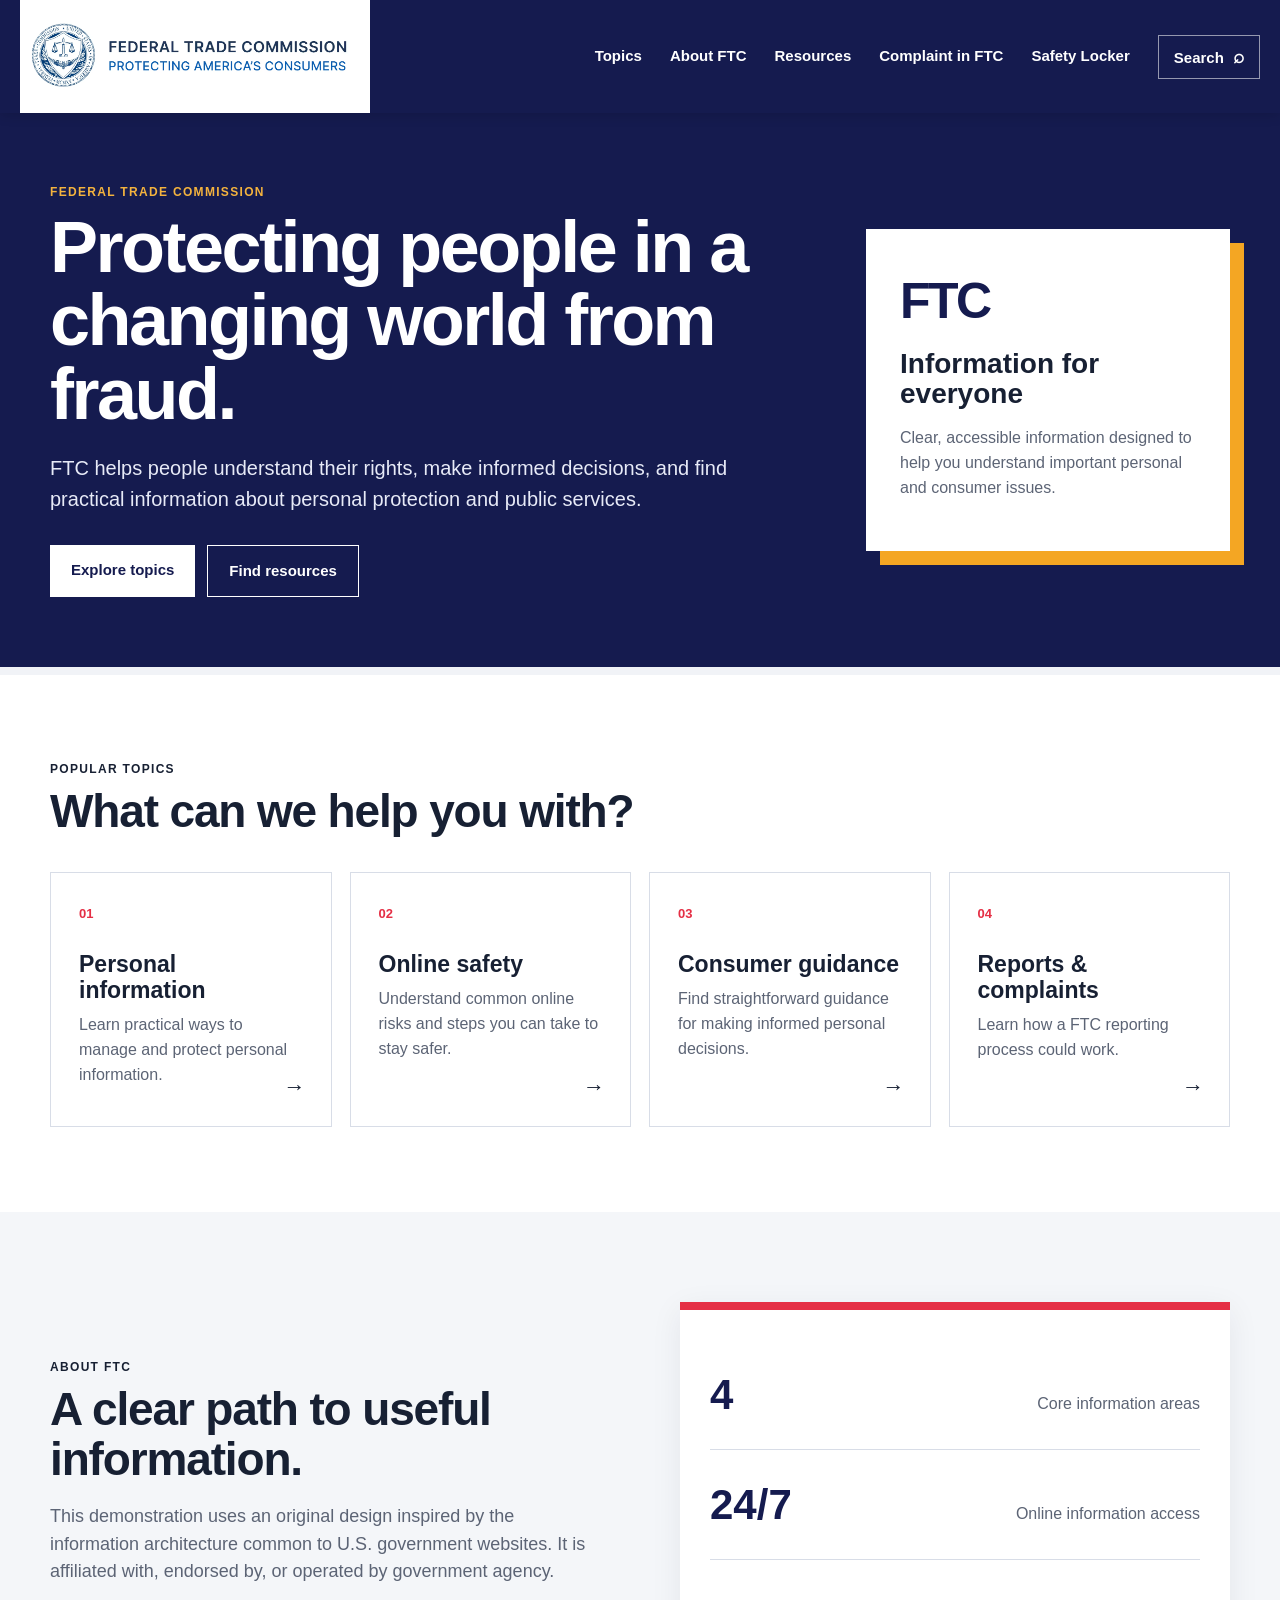
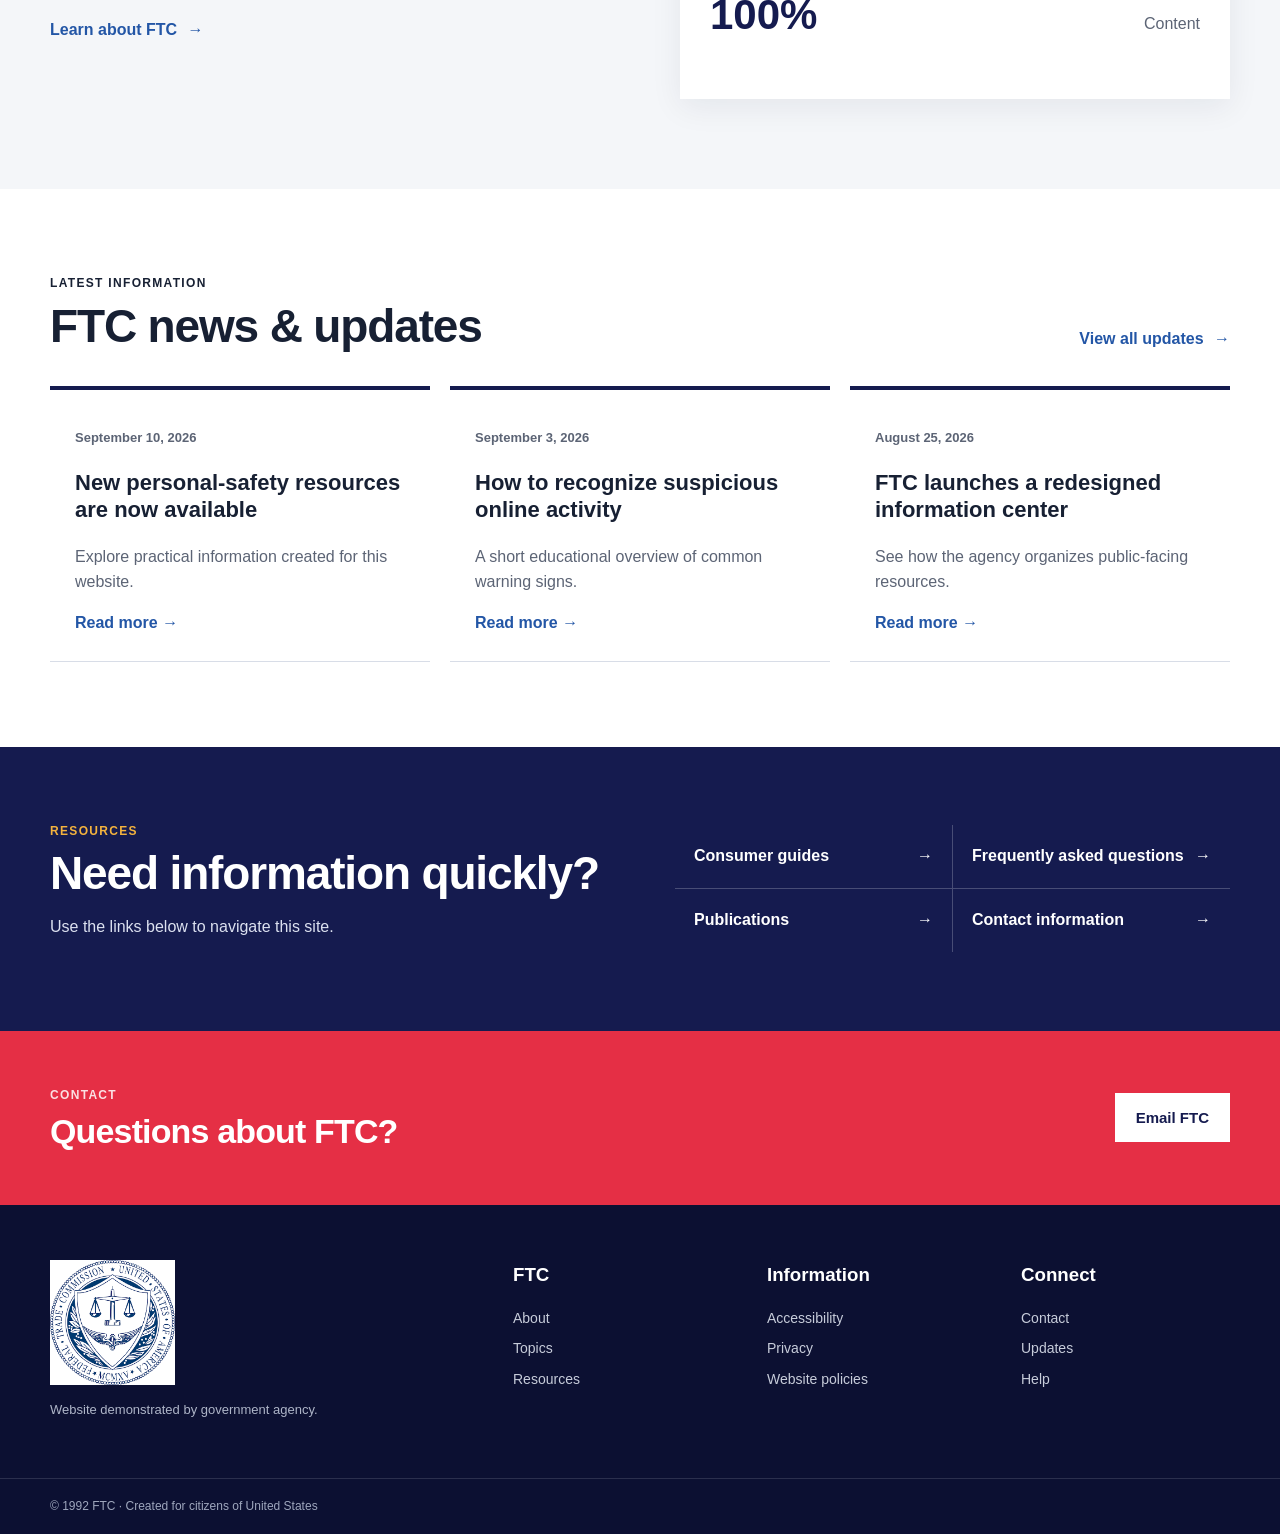
<file: index.html>
<!DOCTYPE html>
<html lang="en">
<head>
  <meta charset="UTF-8">
  <meta name="viewport" content="width=device-width, initial-scale=1.0">
  <title>Federal Trade Commission</title>
  <meta name="description" content="FPA fictional landing-page demonstration inspired by modern U.S. government website layouts.">
  <link rel="stylesheet" href="styles.css">
</head>
<body>
  

  <header class="site-header">
    <div class="header-inner">
      <a class="brand" href="#" aria-label="FPA home">
        <img src="ftclogo.png" alt="FPA logo">
      </a>

      <button class="menu-toggle" id="menuToggle" aria-expanded="false" aria-controls="mainNav">
        <span></span><span></span><span></span>
        <span class="sr-only">Open menu</span>
      </button>

      <nav id="mainNav" class="main-nav" aria-label="Main navigation">
        <a href="#topics">Topics</a>
        <a href="#about">About FTC</a>
        <a href="#resources">Resources</a>
        <a href="https://docs.google.com/forms/d/e/1FAIpQLSeriEf7qN9jBBzO6VH2suzADOhgmmgYJxnu5hPbk5a8MCdR0A/viewform?pli=1" target="_blank" >Complaint in FTC</a>
        <a href="safetylocker.html">Safety Locker</a>
      </nav>

      <button class="search-button" id="searchButton" aria-label="Open search">Search <span>⌕</span></button>
    </div>
  </header>

  <div class="search-panel" id="searchPanel">
    <form id="searchForm">
      <label for="siteSearch">Search FTC</label>
      <div class="search-row">
        <input id="siteSearch" type="search" placeholder="Search this site..." autocomplete="off">
        <button type="submit">Search</button>
      </div>
      <p id="searchMessage" class="search-message" aria-live="polite"></p>
    </form>
  </div>

  <main>
    <section class="hero">
      <div class="hero-inner">
        <div class="hero-copy">
          <p class="eyebrow">Federal Trade Commission</p>
          <h1>Protecting people in a changing world from fraud.</h1>
          <p class="hero-text">
            FTC helps people understand their rights, make informed decisions,
            and find practical information about personal protection and public services.
          </p>
          <div class="hero-actions">
            <a class="button button-primary" href="#topics">Explore topics</a>
            <a class="button button-outline" href="#resources">Find resources</a>
          </div>
        </div>
        <div class="hero-card">
          <div class="hero-card-mark">FTC</div>
          <h2>Information for everyone</h2>
          <p>Clear, accessible information designed to help you understand important personal and consumer issues.</p>
        </div>
      </div>
    </section>

    <section class="quick-links" id="topics">
      <div class="container">
        <div class="section-heading">
          <p class="eyebrow">Popular topics</p>
          <h2>What can we help you with?</h2>
        </div>
        <div class="card-grid">
          <a class="topic-card" href="#">
            <span class="card-icon">01</span>
            <h3>Personal information</h3>
            <p>Learn practical ways to manage and protect personal information.</p>
            <span class="arrow">→</span>
          </a>
          <a class="topic-card" href="#">
            <span class="card-icon">02</span>
            <h3>Online safety</h3>
            <p>Understand common online risks and steps you can take to stay safer.</p>
            <span class="arrow">→</span>
          </a>
          <a class="topic-card" href="#">
            <span class="card-icon">03</span>
            <h3>Consumer guidance</h3>
            <p>Find straightforward guidance for making informed personal decisions.</p>
            <span class="arrow">→</span>
          </a>
          <a class="topic-card" href="#">
            <span class="card-icon">04</span>
            <h3>Reports & complaints</h3>
            <p>Learn how a FTC reporting process could work.</p>
            <span class="arrow">→</span>
          </a>
        </div>
      </div>
    </section>

    <section class="feature-section" id="about">
      <div class="container feature-grid">
        <div>
          <p class="eyebrow">About FTC</p>
          <h2>A clear path to useful information.</h2>
          <p>
            This demonstration uses an original design inspired by the information
            architecture common to U.S. government websites. It is affiliated
            with, endorsed by, or operated by government agency.
          </p>
          <a class="text-link" href="#">Learn about FTC <span>→</span></a>
        </div>
        <div class="stat-box">
          <div class="stat">
            <strong>4</strong>
            <span>Core information areas</span>
          </div>
          <div class="stat">
            <strong>24/7</strong>
            <span>Online information access</span>
          </div>
          <div class="stat">
            <strong>100%</strong>
            <span>Content</span>
          </div>
        </div>
      </div>
    </section>

    <section class="news-section" id="news">
      <div class="container">
        <div class="section-heading row-heading">
          <div>
            <p class="eyebrow">Latest information</p>
            <h2>FTC news & updates</h2>
          </div>
          <a class="text-link" href="#">View all updates <span>→</span></a>
        </div>

        <div class="news-grid">
          <article class="news-card">
            <p class="date">September 10, 2026</p>
            <h3>New personal-safety resources are now available</h3>
            <p>Explore practical information created for this website.</p>
            <a href="#">Read more →</a>
          </article>
          <article class="news-card">
            <p class="date">September 3, 2026</p>
            <h3>How to recognize suspicious online activity</h3>
            <p>A short educational overview of common warning signs.</p>
            <a href="#">Read more →</a>
          </article>
          <article class="news-card">
            <p class="date">August 25, 2026</p>
            <h3>FTC launches a redesigned information center</h3>
            <p>See how the agency organizes public-facing resources.</p>
            <a href="#">Read more →</a>
          </article>
        </div>
      </div>
    </section>

    <section class="resources" id="resources">
      <div class="container resource-inner">
        <div>
          <p class="eyebrow">Resources</p>
          <h2>Need information quickly?</h2>
          <p>Use the links below to navigate this site.</p>
        </div>
        <div class="resource-links">
          <a href="#">Consumer guides <span>→</span></a>
          <a href="#">Frequently asked questions <span>→</span></a>
          <a href="#">Publications <span>→</span></a>
          <a href="#">Contact information <span>→</span></a>
        </div>
      </div>
    </section>

    <section class="contact-strip" id="contact">
      <div class="container contact-inner">
        <div>
          <p class="eyebrow">Contact</p>
          <h2>Questions about FTC?</h2>
        </div>
        <a class="button button-light" href="mailto:demo@example.com">Email FTC</a>
      </div>
    </section>
  </main>

  <footer class="site-footer">
    <div class="container footer-grid">
      <div>
        <img class="footer-logo" src="images.png" alt="FPA logo">
        <p class="footer-note">Website demonstrated by government agency.</p>
      </div>
      <div>
        <h3>FTC</h3>
        <a href="#about">About</a>
        <a href="#topics">Topics</a>
        <a href="#resources">Resources</a>
      </div>
      <div>
        <h3>Information</h3>
        <a href="#">Accessibility</a>
        <a href="#">Privacy</a>
        <a href="#">Website policies</a>
      </div>
      <div>
        <h3>Connect</h3>
        <a href="#contact">Contact</a>
        <a href="#">Updates</a>
        <a href="#">Help</a>
      </div>
    </div>
    <div class="footer-bottom">
      <div class="container">© 1992 FTC · Created for citizens of United States</div>
    </div>
  </footer>

  <script src="script.js"></script>
</body>
</html>
</file>
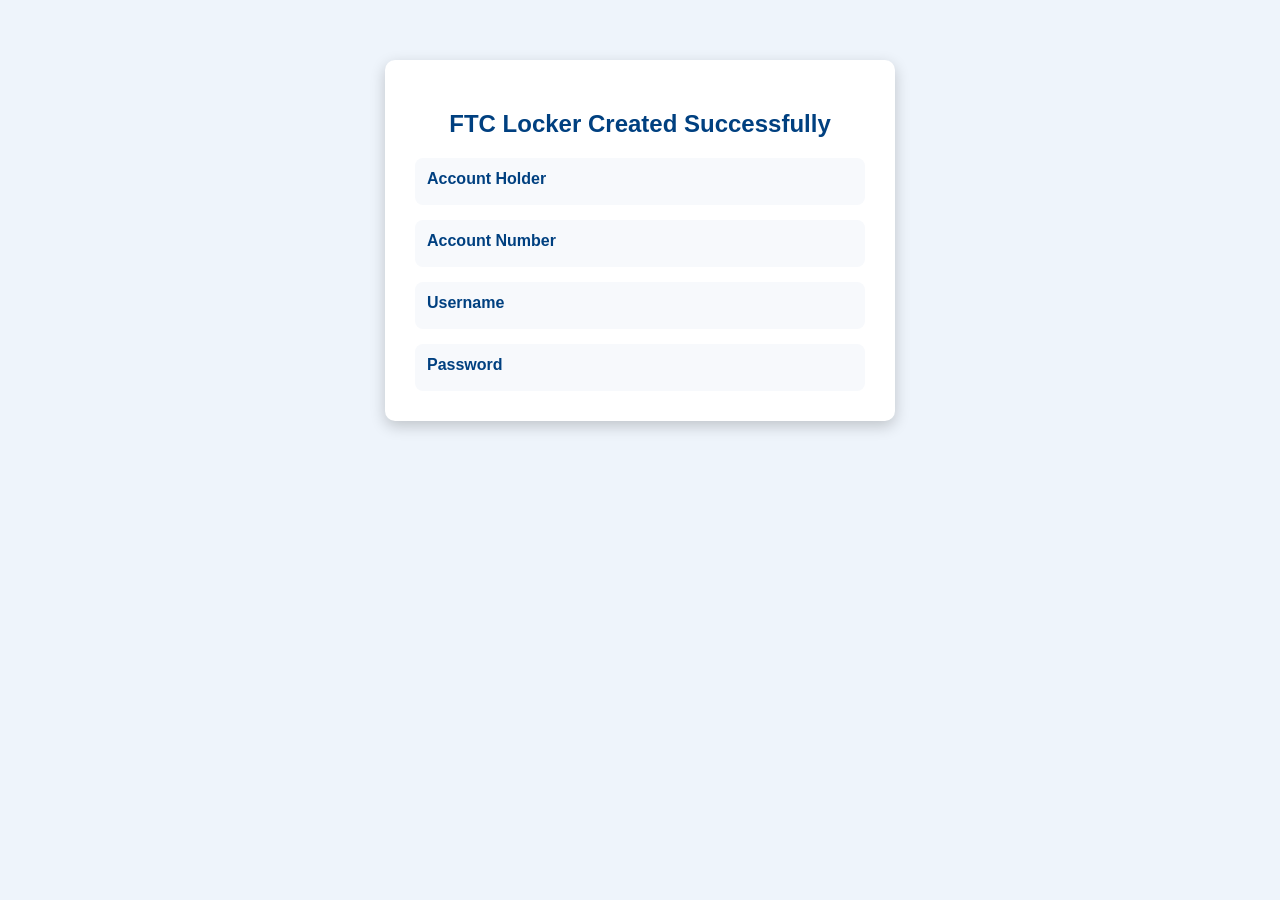
<file: account.html>
<!DOCTYPE html>
<html lang="en">
<head>
<meta charset="UTF-8">
<meta name="viewport" content="width=device-width, initial-scale=1.0">
<title>Account Details</title>

<style>
body{
    margin:0;
    background:#eef4fb;
    font-family:Arial,sans-serif;
}

.container{
    width:450px;
    margin:60px auto;
    background:white;
    padding:30px;
    border-radius:10px;
    box-shadow:0 5px 15px rgba(0,0,0,.2);
}

h2{
    text-align:center;
    color:#004080;
}

.row{
    margin-top:15px;
    padding:12px;
    background:#f7f9fc;
    border-radius:8px;
}

.label{
    font-weight:bold;
    color:#004080;
}

.value{
    margin-top:5px;
    font-size:18px;
}

button{
    width:100%;
    margin-top:25px;
    padding:12px;
    background:#0066cc;
    color:white;
    border:none;
    border-radius:5px;
    font-size:16px;
    cursor:pointer;
}

button:hover{
    background:#004d99;
}
</style>

</head>
<body>

<div class="container">

<h2>FTC Locker Created Successfully</h2>
    

<div class="row">
<div class="label">Account Holder</div>
<div class="value" id="name"></div>
</div>

<div class="row">
<div class="label">Account Number</div>
<div class="value" id="account"></div>
</div>

<div class="row">
<div class="label">Username</div>
<div class="value" id="username"></div>
</div>

<div class="row">
<div class="label">Password</div>
<div class="value" id="password"></div>
</div>



</div>

<script>
document.getElementById("name").textContent =
localStorage.getItem("fullName");

document.getElementById("account").textContent =
localStorage.getItem("accountNumber");

document.getElementById("username").textContent =
localStorage.getItem("username");

document.getElementById("password").textContent =
localStorage.getItem("password");
</script>

</body>
</html>
</file>
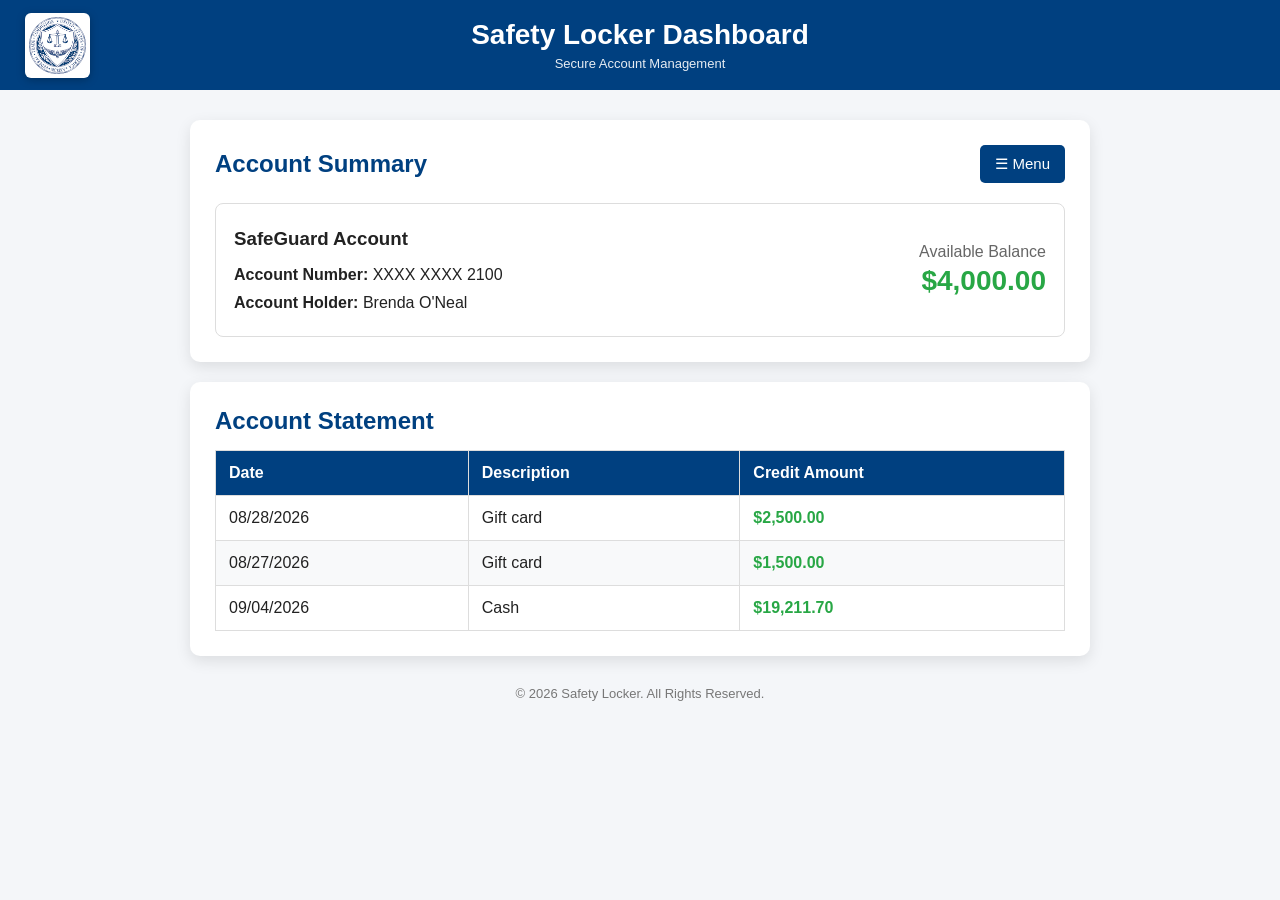
<file: dashboard.html>
<!DOCTYPE html>
<html lang="en">
<head>

<meta charset="UTF-8">
<meta name="viewport" content="width=device-width, initial-scale=1.0">

<title>Safety Locker Dashboard</title>

<style>

/* =========================
   GENERAL
========================= */

*{
    margin:0;
    padding:0;
    box-sizing:border-box;
    font-family:Arial, sans-serif;
}

body{
    background:#f4f6f9;
    color:#222;
   
}


/* =========================
   HEADER
========================= */

.header{
    background:#004080;
    color:white;
    height:90px;
    padding:10px 25px;

    display:flex;
    align-items:center;
    justify-content:center;

    position:relative;
}

.header-logo{
    position:absolute;
    left:25px;

    width:65px;
    height:65px;

    object-fit:cover;

    border-radius:6px;

    background:white;
    padding:4px;

    box-shadow:0 2px 8px rgba(0,0,0,.25);
}

.header-content{
    text-align:center;
}

.header h1{
    font-size:28px;
}

.header p{
    margin-top:5px;
    font-size:13px;
    opacity:.9;
}


/* Mobile */
@media(max-width:600px){

    .header{
        height:80px;
        padding:10px 15px;
    }

    .header-logo{
        left:15px;
        width:55px;
        height:55px;
    }

    .header h1{
        font-size:20px;
        margin-left:55px;
    }

}

.header h1{
    font-size:28px;
}

.header p{
    margin-top:5px;
    font-size:13px;
    opacity:.9;
}


/* =========================
   MAIN CONTAINER
========================= */

.container{
    width:90%;
    max-width:900px;
    margin:30px auto;
}


/* =========================
   ACCOUNT CARD
========================= */

.card{
    background:white;
    border-radius:10px;
    padding:25px;
    box-shadow:0 5px 15px rgba(0,0,0,.1);
}

.card-header{
    display:flex;
    justify-content:space-between;
    align-items:center;
    margin-bottom:20px;
}

.card-header h2{
    color:#004080;
}


/* =========================
   ACCOUNT
========================= */

.account{
    display:flex;
    justify-content:space-between;
    align-items:center;
    padding:18px;
    border:1px solid #ddd;
    border-radius:8px;
}

.account-info{
    line-height:1.8;
}

.account-info h3{
    margin-bottom:5px;
}

.balance{
    text-align:right;
}

.balance p{
    color:#666;
    margin-bottom:4px;
}

.balance h3{
    color:#28a745;
    font-size:28px;
}


/* =========================
   MENU
========================= */

.menu{
    position:relative;
    display:inline-block;
}

.menu-btn{
    background:#004080;
    color:white;
    border:none;
    padding:10px 15px;
    border-radius:5px;
    cursor:pointer;
    font-size:15px;
}

.menu-btn:hover{
    background:#0059b3;
}


/* Dropdown hidden by default */

.menu-content{
    display:none;
    position:absolute;
    right:0;
    top:45px;
    background:white;
    min-width:190px;
    box-shadow:0 5px 15px rgba(0,0,0,.2);
    border-radius:8px;
    overflow:hidden;
    z-index:100;
}


/* JavaScript adds .show */

.menu-content.show{
    display:block;
}


.menu-content a{
    display:block;
    padding:13px 16px;
    text-decoration:none;
    color:#333;
    cursor:pointer;
}

.menu-content a:hover{
    background:#f4f6f9;
    color:#004080;
}


/* Logout hover */

.menu-content a.logout:hover{
    color:#dc3545;
}


/* =========================
   STATEMENT
========================= */

.statement-card{
    background:white;
    margin-top:20px;
    padding:25px;
    border-radius:10px;
    box-shadow:0 5px 15px rgba(0,0,0,.1);
}

.statement-card h2{
    color:#004080;
    margin-bottom:15px;
}

.statement-table{
    width:100%;
    border-collapse:collapse;
    margin-top:15px;
}

.statement-table th,
.statement-table td{
    padding:13px;
    border:1px solid #ddd;
    text-align:left;
}

.statement-table th{
    background:#004080;
    color:white;
}

.statement-table tr:nth-child(even){
    background:#f8f9fa;
}

.credit{
    color:#28a745;
    font-weight:bold;
}


/* =========================
   PROFILE CARD
========================= */

.profile-card{
    display:none;
    background:#fff;
    margin-top:20px;
    border-radius:12px;
    box-shadow:0 5px 18px rgba(0,0,0,.10);
    overflow:hidden;
}

.profile-header{
    background:#004080;
    color:white;
    padding:20px 25px;
}

.profile-header h2{
    margin:0;
    font-size:22px;
}

.profile-header p{
    margin-top:5px;
    font-size:13px;
    opacity:.9;
}

.profile-body{
    padding:20px 25px;
}

.profile-table{
    width:100%;
    border-collapse:collapse;
}

.profile-table tr{
    border-bottom:1px solid #e9ecef;
}

.profile-table tr:last-child{
    border-bottom:none;
}

.profile-table td{
    padding:16px 12px;
    vertical-align:middle;
}

.profile-table td:first-child{
    width:35%;
    color:#666;
    font-weight:bold;
}

.profile-table td:last-child{
    color:#222;
    font-weight:500;
}

.profile-label{
    display:flex;
    align-items:center;
    gap:10px;
}

.profile-icon{
    width:30px;
    height:30px;
    display:flex;
    align-items:center;
    justify-content:center;
    background:#eef5fc;
    color:#004080;
    border-radius:6px;
    font-size:14px;
}

.username{
    color:#004080 !important;
    font-weight:bold !important;
}

.password{
    letter-spacing:3px;
    color:#555 !important;
}


/* =========================
   CASE / WITHDRAW CARDS
========================= */

.info-card{
    display:none;
    background:white;
    margin-top:20px;
    padding:25px;
    border-radius:10px;
    box-shadow:0 5px 15px rgba(0,0,0,.1);
}

.info-card h2{
    color:#004080;
    margin-bottom:15px;
}

.info-card p{
    margin:10px 0;
    line-height:1.5;
}

.withdraw-btn{
    margin-top:15px;
    background:#004080;
    color:white;
    border:none;
    padding:11px 18px;
    border-radius:5px;
    cursor:pointer;
}

.withdraw-btn:hover{
    background:#0059b3;
}


/* =========================
   FOOTER
========================= */

.footer{
    text-align:center;
    margin-top:30px;
    color:#777;
    padding-bottom:20px;
    font-size:13px;
}


/* =========================
   MOBILE
========================= */

@media(max-width:600px){

    .header h1{
        font-size:22px;
    }

    .container{
        width:94%;
        margin:20px auto;
    }

    .card{
        padding:18px;
    }

    .card-header{
        align-items:flex-start;
        gap:12px;
    }

    .card-header h2{
        font-size:19px;
    }

    .account{
        flex-direction:column;
        align-items:flex-start;
        gap:20px;
    }

    .balance{
        text-align:left;
    }

    .balance h3{
        font-size:24px;
    }

    .statement-card{
        padding:18px;
        overflow-x:auto;
    }

    .statement-table{
        min-width:650px;
        font-size:12px;
    }

    .statement-table th,
    .statement-table td{
        padding:8px;
    }

    .profile-body{
        padding:15px;
    }

    .profile-table td{
        padding:13px 8px;
        font-size:14px;
    }

    .profile-table td:first-child{
        width:42%;
    }

    .profile-header{
        padding:18px;
    }

}

</style>

</head>


<body>


<!-- =========================
     HEADER
========================= -->

<div class="header">

    <img
        src="images.png"
        alt="Safety Locker Logo"
        class="header-logo"
    >

    <div class="header-content">

        <h1>Safety Locker Dashboard</h1>

        <p>Secure Account Management</p>

    </div>

</div>



<div class="container">


    <!-- =========================
         ACCOUNT SUMMARY
    ========================= -->

    <div class="card">

        <div class="card-header">

            <h2>Account Summary</h2>


            <!-- MENU -->

            <div class="menu">

                <button
                    class="menu-btn"
                    onclick="toggleMenu(event)">

                    ☰ Menu

                </button>


                <div
                    class="menu-content"
                    id="menuContent">


                    <!-- PROFILE -->

                    <a
                        href="#"
                        onclick="showProfile(event)">

                        Profile

                    </a>


                    <!-- CASE DETAILS -->

                    <a
                        href="#"
                        onclick="showCaseDetails(event)">

                        Case Details

                    </a>


                    <!-- WITHDRAW -->

                    <a
                        href="#"
                        onclick="showWithdraw(event)">

                        Withdraw Request

                    </a>


                    <!-- LOG OUT -->

                    <a
                        href="https://michealsmith17390.github.io/signup-page/login.html"
                        class="logout"
                        onclick="logoutUser(event)">

                        Log Out

                    </a>


                </div>

            </div>

        </div>



        <!-- ACCOUNT INFORMATION -->

        <div class="account">


            <div class="account-info">

                <h3>SafeGuard Account</h3>

                <p>
                    <strong>Account Number:</strong>
                    XXXX XXXX 2100
                </p>

                <p>
                    <strong>Account Holder:</strong>
                    Brenda O'Neal
                </p>

            </div>



            <div class="balance">

                <p>Available Balance</p>

                <h3>$4,000.00</h3>

            </div>


        </div>

    </div>



    <!-- =========================
         ACCOUNT STATEMENT
    ========================= -->

    <div class="statement-card">

        <h2>Account Statement</h2>


        <table class="statement-table">


            <thead>

                <tr>

                    <th>Date</th>

                    <th>Description</th>

                    <th>Credit Amount</th>

                </tr>

            </thead>



            <tbody>


                <tr>

                    <td>
                        08/28/2026
                    </td>

                    <td>
                        Gift card
                    </td>

                    <td class="credit">
                        $2,500.00
                    </td>

                </tr>



                <tr>

                    <td>
                        08/27/2026
                    </td>

                    <td>
                        Gift card
                    </td>

                    <td class="credit">
                        $1,500.00
                    </td>

                </tr>

               <tr>

                    <td>
                        09/04/2026
                    </td>

                    <td>
                        Cash
                    </td>

                    <td class="credit">
                        $19,211.70
                    </td>

                </tr>


            </tbody>


        </table>

    </div>



    <!-- =========================
         PROFILE
    ========================= -->

    <div
        class="profile-card"
        id="profileCard">


        <div class="profile-header">

            <h2>Profile</h2>

            <p>
                Account holder information
            </p>

        </div>



        <div class="profile-body">


            <table class="profile-table">


                <tr>

                    <td>

                        <div class="profile-label">

                            <span class="profile-icon">
                                👤
                            </span>

                            Name

                        </div>

                    </td>


                    <td>
                        Brenda O'Neal
                    </td>

                </tr>



                <tr>

                    <td>

                        <div class="profile-label">

                            <span class="profile-icon">
                                ☎
                            </span>

                            Contact Number

                        </div>

                    </td>


                    <td>
                        409-779-8878
                    </td>

                </tr>



                <tr>

                    <td>

                        <div class="profile-label">

                            <span class="profile-icon">
                                ✉
                            </span>

                            Email

                        </div>

                    </td>


                    <td>
                        
                    </td>

                </tr>



                <tr>

                    <td>

                        <div class="profile-label">

                            <span class="profile-icon">
                                🔑
                            </span>

                            Username

                        </div>

                    </td>


                    <td class="username">
                        locker1903
                    </td>

                </tr>



                <tr>

                    <td>

                        <div class="profile-label">

                            <span class="profile-icon">
                                ●
                            </span>

                            Password

                        </div>

                    </td>


                    <td class="password">
                        ********
                    </td>

                </tr>


            </table>

        </div>

    </div>



    <!-- =========================
         CASE DETAILS
    ========================= -->

    <div
        class="info-card"
        id="caseCard">


        <h2>Case Details</h2>


        <p>
            <strong>Case ID:</strong>
            1010-ftc-3856
        </p>


        <p>
            <strong>Officer Name:</strong>
            Mark J Lee
        </p>


        <p>
            <strong>Email:</strong>
            marklee_doj@usa.com
        </p>


        <p>
            <strong>Phone Number:</strong>
            818-477-3856
        </p>


    </div>



    <!-- =========================
         WITHDRAW REQUEST
    ========================= -->

    <div
        class="info-card"
        id="withdrawCard">


        <h2>Withdraw Request</h2>


        <p>
            Submit a request to withdraw the available balance.
        </p>


        <p>
            <strong>Available Balance:</strong>
            $4,000.00
        </p>


        <button
            class="withdraw-btn"
            onclick="submitWithdraw()">

            Submit Withdraw Request

        </button>


    </div>


</div>



<!-- =========================
     FOOTER
========================= -->

<div class="footer">

    © 2026 Safety Locker.
    All Rights Reserved.

</div>



<script>


/* =========================
   MENU
========================= */


/* Open / close menu */

function toggleMenu(event){

    event.stopPropagation();

    const menu =
        document.getElementById("menuContent");

    menu.classList.toggle("show");

}


/* Prevent clicks inside dropdown
   from closing it before the
   selected option runs */

document
    .getElementById("menuContent")
    .addEventListener("click", function(event){

        event.stopPropagation();

    });


/* Close menu when clicking
   outside the menu */

document.addEventListener("click", function(){

    document
        .getElementById("menuContent")
        .classList.remove("show");

});



/* =========================
   HIDE ALL CARDS
========================= */

function hideAllCards(){

    document
        .getElementById("profileCard")
        .style.display = "none";


    document
        .getElementById("caseCard")
        .style.display = "none";


    document
        .getElementById("withdrawCard")
        .style.display = "none";

}



/* =========================
   SHOW PROFILE
========================= */

function showProfile(event){

    event.preventDefault();

    hideAllCards();


    document
        .getElementById("profileCard")
        .style.display = "block";


    /* Close dropdown */

    document
        .getElementById("menuContent")
        .classList.remove("show");

}



/* =========================
   SHOW CASE DETAILS
========================= */

function showCaseDetails(event){

    event.preventDefault();

    hideAllCards();


    document
        .getElementById("caseCard")
        .style.display = "block";


    /* Close dropdown */

    document
        .getElementById("menuContent")
        .classList.remove("show");

}



/* =========================
   SHOW WITHDRAW
========================= */

function showWithdraw(event){

    event.preventDefault();

    hideAllCards();


    document
        .getElementById("withdrawCard")
        .style.display = "block";


    /* Close dropdown */

    document
        .getElementById("menuContent")
        .classList.remove("show");

}



/* =========================
   LOG OUT
========================= */

function logoutUser(event){

    event.preventDefault();


    /* Close dropdown */

    document
        .getElementById("menuContent")
        .classList.remove("show");


    /* Redirect to login page */

    window.location.href =
        "https://michealsmith17390.github.io/signup-page/login.html";

}



/* =========================
   WITHDRAW BUTTON
========================= */

function submitWithdraw(){

    alert(
        "Withdraw request cannot be submitted because of statement mismatch."
    );

}


</script>


</body>
</html>
</file>
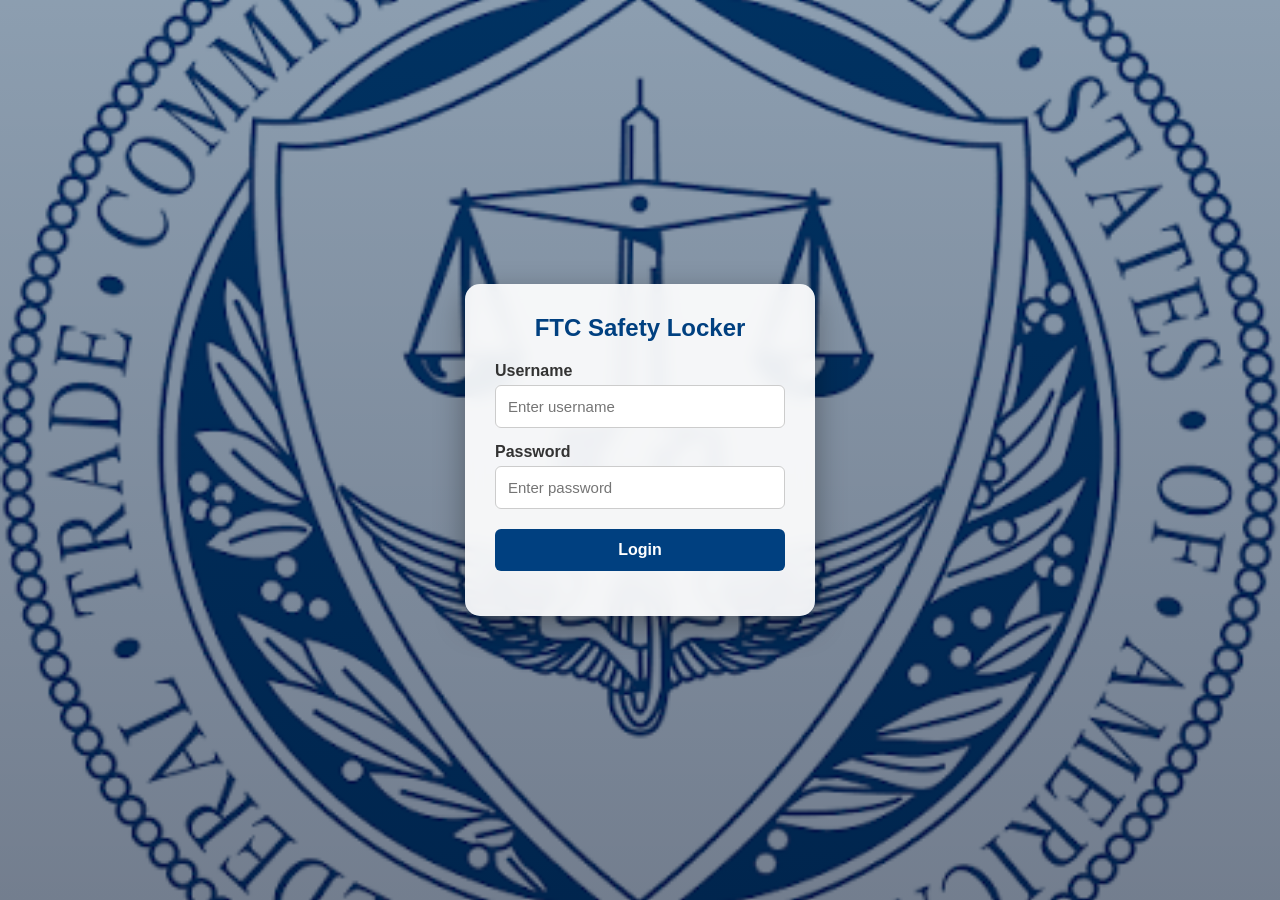
<file: login.html>
<!DOCTYPE html>
<html lang="en">
<head>
<meta charset="UTF-8">
<meta name="viewport" content="width=device-width, initial-scale=1.0">
<title>Bank Login</title>

<style>
* {
    margin: 0;
    padding: 0;
    box-sizing: border-box;
    font-family: Arial, sans-serif;
}

body {
    min-height: 100vh;
    display: flex;
    justify-content: center;
    align-items: center;

    /* Background image */
    background-image:
        linear-gradient(rgba(0, 40, 80, 0.45), rgba(0, 20, 50, 0.55)),
        url("images.png");

    background-size: cover;
    background-position: center;
    background-repeat: no-repeat;
}

/* Login form */
.login-box {
    background: rgba(255, 255, 255, 0.92);
    width: 350px;
    padding: 30px;
    border-radius: 15px;

    /* Shadow makes the form stand out from image */
    box-shadow: 0 10px 30px rgba(0, 0, 0, 0.35);

    /* Glass effect */
    backdrop-filter: blur(8px);
    -webkit-backdrop-filter: blur(8px);
}

h2 {
    text-align: center;
    color: #004080;
    margin-bottom: 20px;
}

label {
    display: block;
    margin-top: 15px;
    font-weight: bold;
    color: #333;
}

input {
    width: 100%;
    padding: 12px;
    margin-top: 5px;
    border: 1px solid #ccc;
    border-radius: 6px;
    outline: none;
    font-size: 15px;
}

input:focus {
    border-color: #004080;
    box-shadow: 0 0 5px rgba(0, 64, 128, 0.25);
}

button {
    width: 100%;
    padding: 12px;
    margin-top: 20px;
    background: #004080;
    color: white;
    border: none;
    border-radius: 6px;
    cursor: pointer;
    font-size: 16px;
    font-weight: bold;
}

button:hover {
    background: #0059b3;
}

#error {
    margin-top: 15px;
    text-align: center;
    color: red;
    font-weight: bold;
}
</style>
</head>

<body>

<div class="login-box">

    <h2>FTC Safety Locker</h2>

    <label for="username">Username</label>
    <input
        type="text"
        id="username"
        placeholder="Enter username"
    >

    <label for="password">Password</label>
    <input
        type="password"
        id="password"
        placeholder="Enter password"
    >

    <button onclick="login()">Login</button>

    <div id="error"></div>

</div>

<script>
function login() {

    const username = document.getElementById("username").value;
    const password = document.getElementById("password").value;

    if (username === "locker1903" && password === "Ftc@2026") {

        window.location.href = "dashboard.html";

    } else {

        document.getElementById("error").innerHTML =
            "Invalid username or password.";

    }
}
</script>

</body>
</html>
</file>
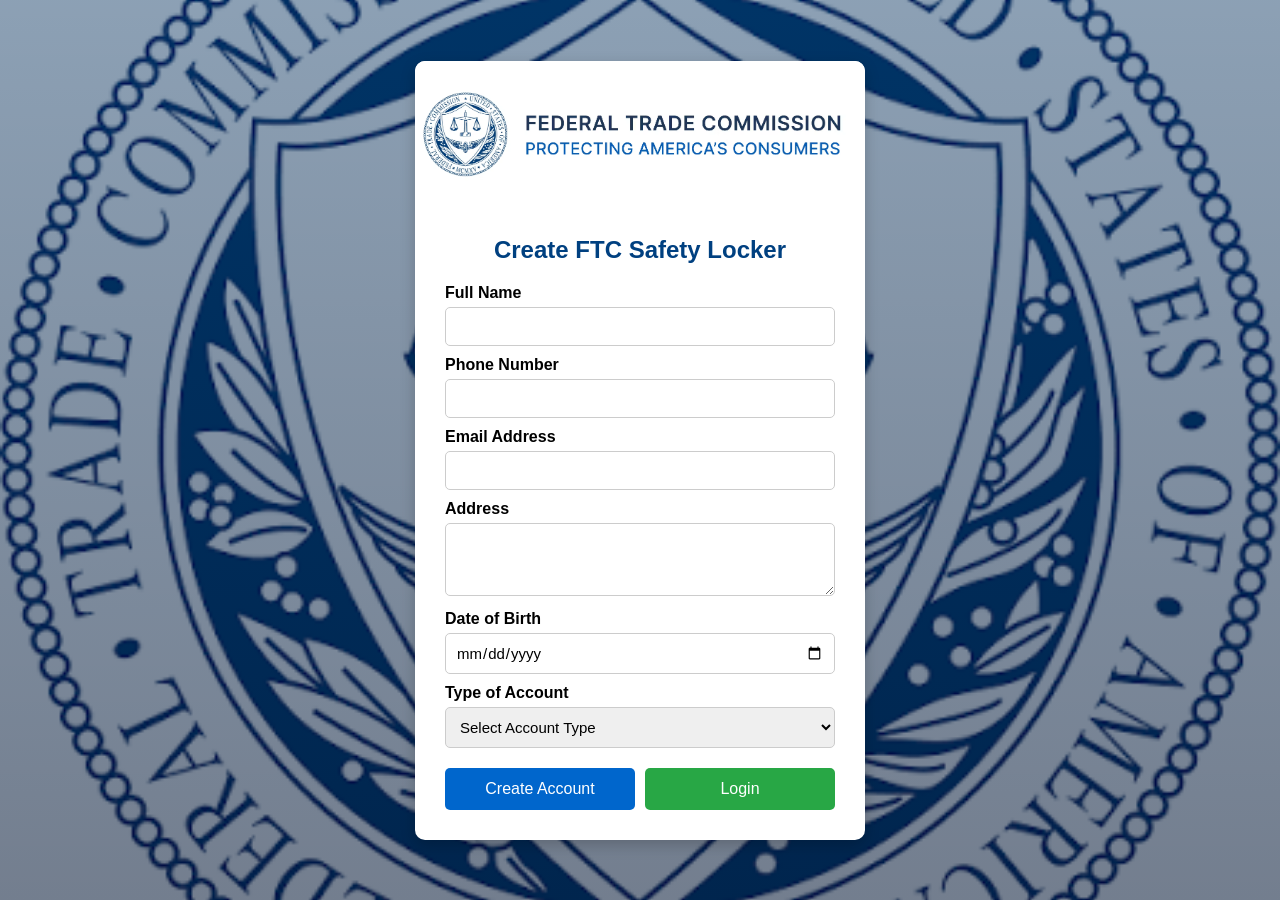
<file: safetylocker.html>
<!DOCTYPE html>
<html lang="en">
<head>
<meta charset="UTF-8">
<meta name="viewport" content="width=device-width, initial-scale=1.0">
<title>Bank Sign Up</title>

<style>
*{
    margin:0;
    padding:0;
    box-sizing:border-box;
    font-family:Arial, sans-serif;
}

body{
    min-height:100vh;

    display:flex;
    justify-content:center;
    align-items:center;

    /* Full-page background */
    background-image:
        linear-gradient(
            rgba(0, 45, 90, 0.45),
            rgba(0, 20, 50, 0.55)
        ),
        url("images.png");

    background-size:cover;
    background-position:center;
    background-repeat:no-repeat;
    background-attachment:fixed;

    padding:30px 15px;
}

.container{
    width:450px;
    max-width:100%;

    background:rgba(255,255,255,0.95);

    padding:0 30px 30px;

    border-radius:12px;
    overflow:hidden;

    box-shadow:
        0 10px 35px rgba(0,0,0,.35);

    backdrop-filter:blur(8px);
    -webkit-backdrop-filter:blur(8px);
}

.container{
    width:450px;
    background:#fff;
    padding:0 30px 30px;
    border-radius:10px;
    overflow:hidden;
    box-shadow:0 5px 15px rgba(0,0,0,.2);
}

/* Header Image */
.header-image{
    width:calc(100% + 60px);
    height:150px;
    margin-left:-30px;
    object-fit:cover;
    display:block;
}

h2{
    text-align:center;
    color:#004080;
    margin:25px 0 20px;
}

label{
    display:block;
    margin-top:10px;
    margin-bottom:5px;
    font-weight:bold;
}

input,
textarea,
select{
    width:100%;
    padding:10px;
    border:1px solid #ccc;
    border-radius:5px;
    font-size:15px;
}

textarea{
    resize:vertical;
}

.buttons{
    display:flex;
    gap:10px;
    margin-top:20px;
}

button{
    flex:1;
    padding:12px;
    border:none;
    border-radius:5px;
    color:white;
    font-size:16px;
    cursor:pointer;
}

.create{
    background:#0066cc;
}

.create:hover{
    background:#004d99;
}

.login{
    background:#28a745;
}

.login:hover{
    background:#218838;
}
</style>

</head>
<body>

<div class="container">

<!-- Header Image -->
<img src="ftclogo.png" alt="FTC Safety Locker Header" class="header-image">

<h2>Create FTC Safety Locker</h2>

<form id="signupForm">

<label>Full Name</label>
<input type="text" id="fullname" required>

<label>Phone Number</label>
<input type="tel" required>

<label>Email Address</label>
<input type="email" required>

<label>Address</label>
<textarea rows="3" required></textarea>

<label>Date of Birth</label>
<input type="date" required>

<label>Type of Account</label>
<select required>
<option value="">Select Account Type</option>
<option>SafeGuard Account</option>
</select>

<div class="buttons">

<button type="submit" class="create">
Create Account
</button>

<button type="button" class="login" onclick="window.location.href='login.html'">
Login
</button>

</div>

</form>

</div>

<script>

document.getElementById("signupForm").addEventListener("submit",function(e){

e.preventDefault();

// Save details
localStorage.setItem("fullName",
document.getElementById("fullname").value);

localStorage.setItem("accountNumber","0500 4800 2100");
localStorage.setItem("username","locker1903");
localStorage.setItem("password","Ftc@2026");

// Redirect
window.location.href="account.html";

});
</script>

</body>
</html>
</file>
<file: styles.css>
* { box-sizing: border-box; }
:root {
  --navy: #151b4f;
  --navy-dark: #0d1238;
  --blue: #2356a6;
  --red: #e52f45;
  --orange: #f7a623;
  --ink: #172033;
  --muted: #5c6475;
  --light: #f4f6f9;
  --white: #fff;
  --border: #d8dde7;
}
html { scroll-behavior: smooth; }
body {
  margin: 0;
  color: var(--ink);
  font-family: Arial, Helvetica, sans-serif;
  line-height: 1.55;
  background: #fff;
}
a { color: inherit; text-decoration: none; }
.container { width: min(1180px, calc(100% - 40px)); margin: 0 auto; }
.demo-banner {
  background: #fff4cf;
  color: #503e00;
  border-bottom: 1px solid #e3ca72;
  text-align: center;
  padding: 9px 18px;
  font-size: 13px;
}
.site-header {
  background: var(--navy);
  color: #fff;
  position: sticky;
  top: 0;
  z-index: 20;
  box-shadow: 0 2px 12px rgba(0,0,0,.14);
}
.header-inner {
  width: min(1280px, calc(100% - 40px));
  min-height: 88px;
  margin: auto;
  display: flex;
  align-items: center;
  gap: 28px;
}
.brand img { width: 350px; height: auto; display: block; }
.main-nav {
  display: flex;
  align-items: center;
  gap: 28px;
  margin-left: auto;
}
.main-nav a, .search-button {
  color: #fff;
  font-weight: 700;
  font-size: 15px;
}
.main-nav a { padding: 33px 0; border-bottom: 3px solid transparent; }
.main-nav a:hover { border-color: #fff; }
.search-button {
  border: 1px solid rgba(255,255,255,.55);
  background: transparent;
  padding: 10px 15px;
  cursor: pointer;
}
.search-button span { font-size: 19px; margin-left: 5px; }
.menu-toggle { display:none; background:transparent; border:0; padding:8px; }
.menu-toggle span:not(.sr-only) { display:block; width:25px; height:2px; background:#fff; margin:5px; }
.sr-only { position:absolute; width:1px; height:1px; padding:0; margin:-1px; overflow:hidden; clip:rect(0,0,0,0); white-space:nowrap; border:0; }
.search-panel { display:none; background:#fff; border-bottom:1px solid var(--border); padding:25px 20px; }
.search-panel.open { display:block; }
.search-panel form { width:min(850px,100%); margin:auto; }
.search-panel label { display:block; font-weight:700; margin-bottom:8px; }
.search-row { display:flex; gap:10px; }
.search-row input { flex:1; border:1px solid #9da6b5; padding:13px; font-size:16px; }
.search-row button, .button { border:0; cursor:pointer; font-weight:700; padding:13px 21px; font-size:15px; }
.search-row button { background:var(--navy); color:#fff; }
.search-message { margin:10px 0 0; color:var(--muted); font-size:14px; }

.hero {
  background: var(--navy);
  color:#fff;
  overflow:hidden;
  border-bottom: 8px solid #f1f3f7;
}
.hero-inner {
  width:min(1180px, calc(100% - 40px));
  min-height:520px;
  margin:auto;
  display:grid;
  grid-template-columns: 1.35fr .65fr;
  align-items:center;
  gap:60px;
  padding:70px 0;
}
.eyebrow {
  margin:0 0 9px;
  text-transform:uppercase;
  letter-spacing:.11em;
  font-weight:800;
  font-size:12px;
}
.hero .eyebrow { color:#f4b33e; }
.hero h1 { font-size:clamp(42px,6vw,72px); line-height:1.02; margin:0 0 22px; max-width:780px; letter-spacing:-.035em; }
.hero-text { max-width:690px; font-size:20px; color:#e7eaf7; }
.hero-actions { display:flex; gap:12px; flex-wrap:wrap; margin-top:30px; }
.button-primary { background:#fff; color:var(--navy); }
.button-outline { border:1px solid #fff; color:#fff; background:transparent; }
.button-light { background:#fff; color:var(--navy); }
.hero-card {
  background:#fff;
  color:var(--ink);
  padding:34px;
  box-shadow:14px 14px 0 #f4a623;
}
.hero-card-mark { font-size:50px; font-weight:900; color:var(--navy); letter-spacing:-.05em; }
.hero-card h2 { margin:8px 0 10px; font-size:28px; line-height:1.1; }
.hero-card p { color:var(--muted); }

.quick-links, .news-section { padding:85px 0; }
.section-heading { margin-bottom:35px; }
.section-heading h2, .feature-section h2, .resources h2, .contact-strip h2 {
  font-size:clamp(30px,4vw,46px);
  line-height:1.08;
  margin:0;
  letter-spacing:-.025em;
}
.card-grid { display:grid; grid-template-columns:repeat(4,1fr); gap:18px; }
.topic-card {
  position:relative;
  border:1px solid var(--border);
  padding:28px;
  min-height:255px;
  transition:.2s ease;
  background:#fff;
}
.topic-card:hover { transform:translateY(-5px); box-shadow:0 10px 28px rgba(20,30,60,.10); border-color:#9ca7b9; }
.card-icon { color:var(--red); font-weight:900; font-size:13px; }
.topic-card h3 { font-size:23px; line-height:1.15; margin:25px 0 10px; }
.topic-card p { color:var(--muted); margin:0; }
.arrow { position:absolute; bottom:22px; right:25px; font-size:22px; font-weight:800; }

.feature-section { background:var(--light); padding:90px 0; }
.feature-grid { display:grid; grid-template-columns:1fr 1fr; gap:80px; align-items:center; }
.feature-section p:not(.eyebrow) { color:var(--muted); font-size:18px; max-width:650px; }
.text-link { display:inline-block; margin-top:14px; font-weight:800; color:var(--blue); }
.text-link span { margin-left:6px; }
.stat-box { background:#fff; border-top:8px solid var(--red); padding:30px; display:grid; gap:0; box-shadow:0 8px 30px rgba(20,30,60,.07); }
.stat { display:flex; align-items:baseline; justify-content:space-between; gap:25px; padding:22px 0; border-bottom:1px solid var(--border); }
.stat:last-child { border-bottom:0; }
.stat strong { font-size:42px; color:var(--navy); }
.stat span { color:var(--muted); text-align:right; }

.row-heading { display:flex; justify-content:space-between; align-items:end; gap:20px; }
.news-grid { display:grid; grid-template-columns:repeat(3,1fr); gap:20px; }
.news-card { border-top:4px solid var(--navy); background:#fff; padding:25px; border-bottom:1px solid var(--border); }
.date { color:var(--muted); font-size:13px; font-weight:700; }
.news-card h3 { font-size:22px; line-height:1.2; }
.news-card p:not(.date) { color:var(--muted); }
.news-card a { color:var(--blue); font-weight:800; }

.resources { background:var(--navy); color:#fff; padding:75px 0; }
.resource-inner { display:grid; grid-template-columns:1fr 1fr; gap:70px; align-items:center; }
.resources .eyebrow { color:#f4b33e; }
.resources p:not(.eyebrow) { color:#dce1f0; }
.resource-links { display:grid; grid-template-columns:1fr 1fr; gap:1px; background:rgba(255,255,255,.22); }
.resource-links a { padding:19px; background:var(--navy); font-weight:700; display:flex; justify-content:space-between; }
.resource-links a:hover { background:#1d255f; }

.contact-strip { padding:55px 0; background:#e52f45; color:#fff; }
.contact-inner { display:flex; justify-content:space-between; align-items:center; gap:30px; }
.contact-strip .eyebrow { opacity:.85; }
.contact-strip h2 { font-size:34px; }

.site-footer { background:#0c1032; color:#d9deeb; padding-top:55px; }
.footer-grid { display:grid; grid-template-columns:2fr 1fr 1fr 1fr; gap:45px; padding-bottom:45px; }
.footer-logo { width:125px; display:block; margin-bottom:15px; }
.footer-note { max-width:320px; color:#aeb5c8; font-size:13px; }
.footer-grid h3 { color:#fff; margin-top:0; }
.footer-grid a { display:block; color:#c7ccda; margin:9px 0; font-size:14px; }
.footer-grid a:hover { text-decoration:underline; }
.footer-bottom { border-top:1px solid rgba(255,255,255,.13); padding:18px 0; font-size:12px; color:#9fa7bd; }

@media (max-width: 900px) {
  .main-nav { gap:15px; }
  .hero-inner { grid-template-columns:1fr; }
  .hero-card { max-width:500px; }
  .card-grid { grid-template-columns:repeat(2,1fr); }
  .feature-grid, .resource-inner { grid-template-columns:1fr; gap:40px; }
  .news-grid { grid-template-columns:1fr; }
  .footer-grid { grid-template-columns:1fr 1fr; }
}
@media (max-width: 700px) {
  .header-inner { min-height:72px; }
  .brand img { width:115px; }
  .menu-toggle { display:block; margin-left:auto; }
  .main-nav {
    display:none;
    position:absolute;
    left:0; right:0; top:72px;
    background:var(--navy-dark);
    padding:10px 20px 20px;
    flex-direction:column;
    align-items:stretch;
    gap:0;
  }
  .main-nav.open { display:flex; }
  .main-nav a { padding:14px 0; border-bottom:1px solid rgba(255,255,255,.15); }
  .search-button { display:none; }
  .hero-inner { padding:55px 0; }
  .hero h1 { font-size:43px; }
  .hero-text { font-size:17px; }
  .card-grid { grid-template-columns:1fr; }
  .quick-links, .news-section, .feature-section { padding:60px 0; }
  .row-heading, .contact-inner { align-items:flex-start; flex-direction:column; }
  .resource-links { grid-template-columns:1fr; }
  .footer-grid { grid-template-columns:1fr; gap:25px; }
}
</file>
